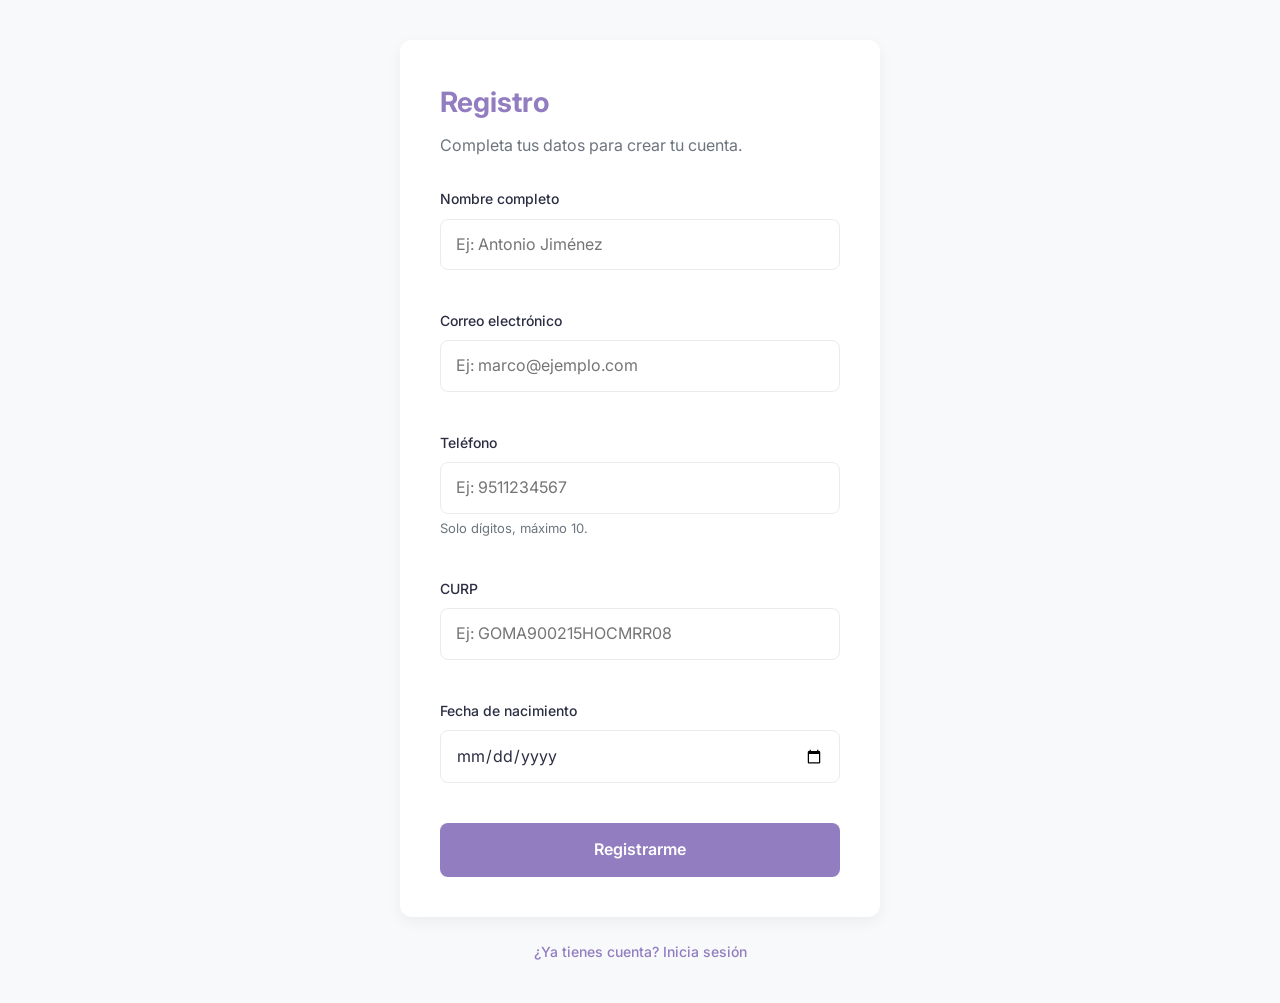
<file: index.html>
<!DOCTYPE html>
<html lang="es">
    <head>
    <meta charset="UTF-8">
    <meta name="viewport" content="width=device-width, initial-scale=1">
    <title>Registro</title>
    <link rel="stylesheet" href="css/styles.css">
    <link href="https://fonts.googleapis.com/css2?family=Inter:wght@400;500;600&display=swap" rel="stylesheet">
    </head>

    <body>
         <div class="titulo">
            <h1>Registro</h1>
            <p class="subtitulo">Completa tus datos para crear tu cuenta.</p>
 
            <form id="formulario" novalidate>
                <div class="campo">
                    <label for="nombre">Nombre completo</label>
                    <input type="text" id="nombre" placeholder="Ej: Antonio Jiménez" autocomplete="name">
                    <p class="error" id="error-nombre"></p>
                </div>
 
                <div class="correo">
                    <label for="correo">Correo electrónico</label>
                    <input type="email" id="correo" placeholder="Ej: marco@ejemplo.com" autocomplete="email">
                    <p class="error" id="error-correo"></p>
                </div>

                <div class="campo">
                    <label for="telefono">Teléfono</label>
                    <input type="tel" id="telefono" placeholder="Ej: 9511234567" inputmode="numeric" autocomplete="tel">
                    <p class="ayuda">Solo dígitos, máximo 10.</p>
                    <p class="error" id="error-telefono"></p>
                </div>

                <div class="campo">
                    <label for="curp">CURP</label>
                    <input type="text" id="curp" placeholder="Ej: GOMA900215HOCMRR08" maxlength="18">
                    <p class="error" id="error-curp"></p>
                </div>
 
                <div class="campo">
                    <label for="nacimiento">Fecha de nacimiento</label>
                    <input type="date" id="nacimiento">
                    <p class="error" id="error-nacimiento"></p>
                </div>
 
                <button type="submit" class="btn-principal">Registrarme</button>
            </form>
        </div>
        <p class="enlace"><a href="login.html">¿Ya tienes cuenta? Inicia sesión</a></p>
 
        <!-- Modal: muestra la edad calculada -->
        <div class="modal-fondo" id="modal" aria-hidden="true">
            <div class="modal" role="dialog" aria-modal="true" aria-labelledby="modal-titulo">
                <h2 id="modal-titulo">Registro correcto</h2>
                <p class="detalle" id="modal-nombre"></p>
                <p class="edad" id="modal-edad"></p>
                <p class="detalle" id="modal-detalle"></p>
                <button type="button" class="btn-principal" id="modal-cerrar">Cerrar</button>
            </div>
        </div>

        <script src="js/utileria.js"></script>
        <script>
            function marcar(id, mensaje) {
                var input = document.getElementById(id);
                document.getElementById("error-" + id).textContent = mensaje;
                input.classList.toggle("invalido", mensaje !== "");
                input.classList.toggle("valido", mensaje === "" && input.value !== "");
            }

            function abrirModal(nombre, nacimiento) {
                var edad = calcularEdad(nacimiento);
                var dias = diasParaCumpleanos(nacimiento);

                document.getElementById("modal-nombre").textContent = nombre;
                document.getElementById("modal-edad").textContent = edad;
                document.getElementById("modal-detalle").textContent =
                    "años cumplidos · " + (dias === 0 ? "¡hoy es tu cumpleaños!" : "faltan " + dias + " días para tu cumpleaños");

                var modal = document.getElementById("modal");
                modal.classList.add("abierto");
                modal.setAttribute("aria-hidden", "false");
                document.getElementById("modal-cerrar").focus();
            }

            function cerrarModal() {
                var modal = document.getElementById("modal");
                modal.classList.remove("abierto");
                modal.setAttribute("aria-hidden", "true");
            }

            document.getElementById("formulario").addEventListener("submit", function (e) {
                e.preventDefault();

                var nombre = document.getElementById("nombre").value.trim();
                var correo = document.getElementById("correo").value.trim();
                var telefono = document.getElementById("telefono").value.trim();
                var curp = document.getElementById("curp").value.trim();
                var nacimiento = document.getElementById("nacimiento").value;

                var nombreOk = soloLetras(nombre);
                var correoOk = validarCorreo(correo);
                var telefonoOk = validarLongitud(telefono, 10);
                var curpOk = validarCURP(curp);
                var nacimientoOk = nacimiento !== "" && esMayorDeEdad(nacimiento);

                marcar("nombre", nombreOk ? "" : "Escribe solo letras y espacios.");
                marcar("correo", correoOk ? "" : "Escribe un correo válido, por ejemplo nombre@dominio.com.");
                marcar("telefono", telefonoOk ? "" : "Escribe solo dígitos, máximo 10.");
                marcar("curp", curpOk ? "" : "El formato de la CURP no es válido.");
                marcar("nacimiento", nacimientoOk ? "" : "Debes ser mayor de edad para registrarte.");

                if (nombreOk && correoOk && telefonoOk && curpOk && nacimientoOk) {
                    abrirModal(nombre, nacimiento);
                }
            });

            document.getElementById("modal-cerrar").addEventListener("click", cerrarModal);
            document.getElementById("modal").addEventListener("click", function (e) {
                if (e.target === this) cerrarModal();
            });
            document.addEventListener("keydown", function (e) {
                if (e.key === "Escape") cerrarModal();
            });
        </script>
    </body>
</html>
</file>
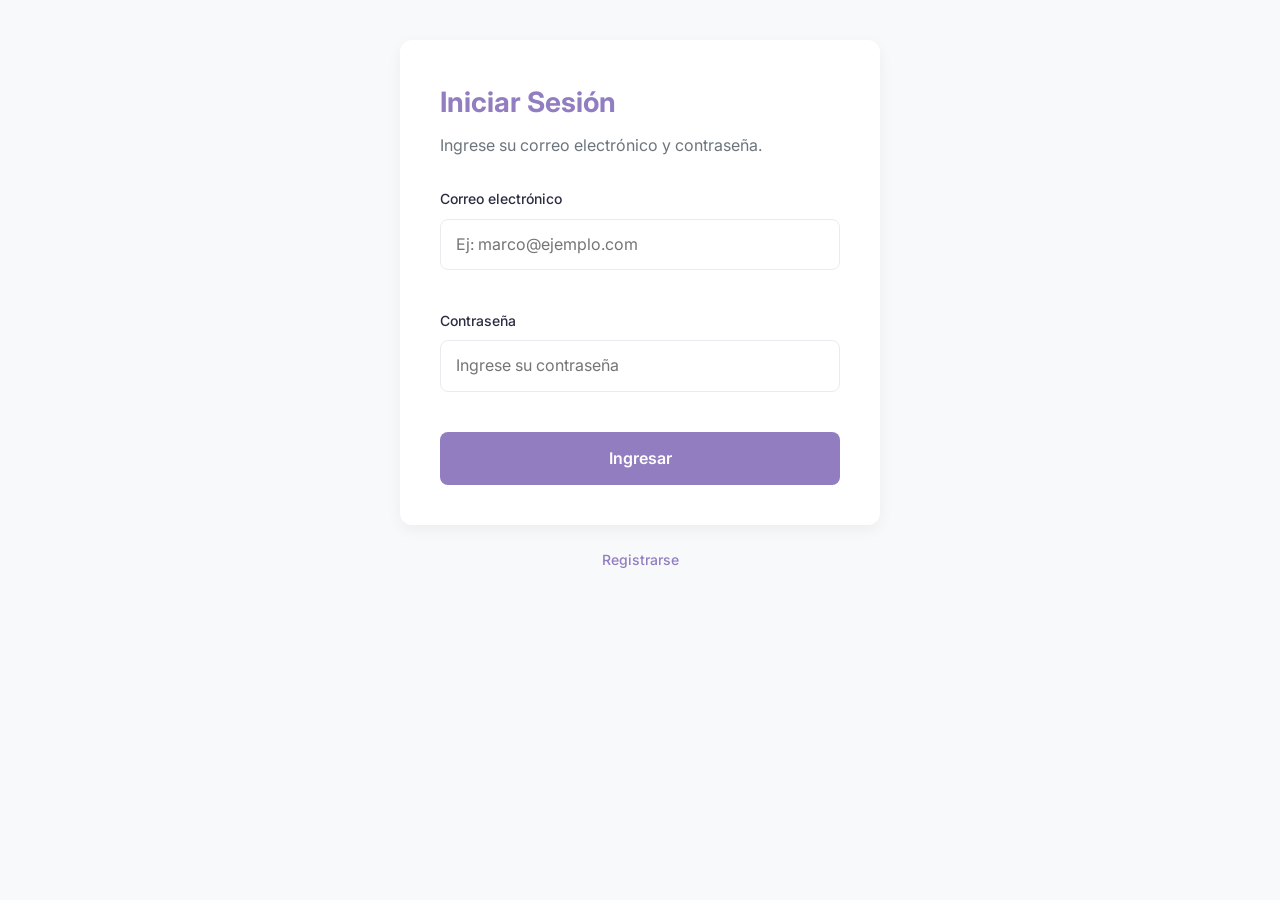
<file: login.html>
<!DOCTYPE html>
<html lang="es">
    <head>
        <meta charset="UTF-8">
        <meta name="viewport" content="width=device-width, initial-scale=1.0">
        <title>Login</title>
        <link rel="stylesheet" href="css/styles.css">
        <link href="https://fonts.googleapis.com/css2?family=Inter:wght@400;500;600&display=swap" rel="stylesheet">
        <script src="js/utileria.js"></script>
    </head>
    <body>
        <div class="titulo">
            <h1>Iniciar Sesión</h1>
            <p class="subtitulo">Ingrese su correo electrónico y contraseña.</p>

            <form id="login" novalidate>
                <div class="correo">
                    <label for="email">Correo electrónico</label>
                    <input type="email" id="email" placeholder="Ej: marco@ejemplo.com" autocomplete="email">
                    <p class="error" id="error-email"></p>
                </div>

                <div class="campo">
                    <label for="password">Contraseña</label>
                    <div class="fila-password">
                        <input type="password" id="password" placeholder="Ingrese su contraseña" autocomplete="current-password">
                    </div>
                    <p class="error" id="error-password"></p>
                </div>

                <button type="submit" class="btn-principal">Ingresar</button>
                <p class="mensaje oculto" id="mensaje" role="status"></p>
            </form>
        </div>
        <p class="enlace"><a href="index.html">Registrarse</a></p>

        <script>
            function marcar(id, mensaje) {
                var input = document.getElementById(id);
                document.getElementById("error-" + id).textContent = mensaje;
                input.classList.toggle("invalido", mensaje !== "");
                input.classList.toggle("valido", mensaje === "" && input.value !== "");
            }

            document.getElementById("login").addEventListener("submit", function (e) {
                e.preventDefault();

                var correo = document.getElementById("email").value.trim();
                var password = document.getElementById("password").value;
                var mensaje = document.getElementById("mensaje");

                // Aquí se llaman las funciones de utileria.js
                var correoOk = validarCorreo(correo);
                var passwordOk = validarPassword(password);

                marcar("email", correoOk ? "" : "Escribe un correo válido, por ejemplo nombre@dominio.com.");
                marcar("password", passwordOk ? "" : "Mínimo 8 caracteres, con mayúscula, minúscula, número y carácter especial.");

                mensaje.classList.remove("oculto", "ok", "mal");
                if (correoOk && passwordOk) {
                    mensaje.classList.add("ok");
                    mensaje.textContent = "Acceso correcto. Bienvenido, " + correo + ".";
                } else {
                    mensaje.classList.add("mal");
                    mensaje.textContent = "Revisa los campos marcados.";
                }
            });
        </script>
    </body>
</html>
</file>
<file: css/styles.css>
/* ===== Variables ===== */
:root {
    --color-primario: #927dc1;
    --color-primario-oscuro: #2a0880;
    --color-secundario: #4CC9F0;
    --color-fondo: #F8F9FA;
    --color-texto: #2B2D42;
    --color-borde: #E9ECEF;
    --color-suave: #6C757D;
    --color-error: #d64545;
    --color-ok: #2e9e6b;
}

/* ===== Reset ===== */
* {
    margin: 0;
    padding: 0;
    box-sizing: border-box;
}

body {
    font-family: 'Inter', sans-serif;
    background-color: var(--color-fondo);
    color: var(--color-texto);
    line-height: 1.6;
    padding: 40px 20px;
}

/* ===== Contenedor (.titulo = login, .tarjeta = registro) ===== */
.titulo,
.tarjeta {
    max-width: 600px;
    margin: 0 auto;
    background: white;
    padding: 40px;
    border-radius: 12px;
    box-shadow: 0 5px 15px rgba(0, 0, 0, 0.05);
}

.titulo {
    max-width: 480px;
}

h1 {
    font-size: 28px;
    color: var(--color-primario);
    margin-bottom: 8px;
}

.subtitulo {
    color: var(--color-suave);
    margin-bottom: 30px;
}

/* ===== Campos (.correo y .campo se ven igual) ===== */
.correo,
.campo {
    margin-bottom: 20px;
}

label {
    display: block;
    margin-bottom: 8px;
    font-weight: 500;
    font-size: 14px;
}

.opcional {
    font-weight: 400;
    color: var(--color-suave);
}

input {
    width: 100%;
    padding: 12px 15px;
    font: inherit;
    color: var(--color-texto);
    border: 1px solid var(--color-borde);
    border-radius: 8px;
    transition: all 0.3s;
}

input:focus {
    border-color: var(--color-secundario);
    outline: none;
    box-shadow: 0 0 0 3px rgba(76, 201, 240, 0.2);
}

input.invalido { border-color: var(--color-error); }
input.valido { border-color: var(--color-ok); }

.error {
    min-height: 1.2em;
    margin-top: 4px;
    font-size: 13px;
    color: var(--color-error);
}

.ayuda {
    margin-top: 4px;
    font-size: 13px;
    color: var(--color-suave);
}

.fila-password {
    display: flex;
    gap: 8px;
}
.fila-password input { flex: 1; }

/* ===== Botones (.boton-enviar = login, .btn-principal = registro/modal) ===== */
button {
    font: inherit;
    cursor: pointer;
}

.boton-enviar,
.btn-principal {
    width: 100%;
    margin-top: 8px;
    background-color: var(--color-primario);
    color: white;
    border: none;
    padding: 14px 24px;
    border-radius: 8px;
    font-weight: 600;
    transition: background 0.3s;
    display: flex;
    justify-content: center;
    align-items: center;
    gap: 8px;
}

.boton-enviar:hover,
.btn-principal:hover {
    background-color: var(--color-primario-oscuro);
}

.boton-enviar:focus-visible,
.btn-principal:focus-visible,
.btn-secundario:focus-visible {
    outline: none;
    box-shadow: 0 0 0 3px rgba(76, 201, 240, 0.4);
}

.btn-secundario {
    background: white;
    color: var(--color-primario);
    border: 1px solid var(--color-borde);
    border-radius: 8px;
    padding: 0 16px;
    font-weight: 500;
    transition: all 0.3s;
}
.btn-secundario:hover { border-color: var(--color-primario); }

/* ===== Mensajes ===== */
.mensaje {
    margin-top: 16px;
    padding: 12px 15px;
    border-radius: 8px;
    font-size: 14px;
}
.mensaje.ok { background: #e6f6ef; color: var(--color-ok); }
.mensaje.mal { background: #fceaea; color: var(--color-error); }
.oculto { display: none; }

.enlace {
    margin-top: 24px;
    text-align: center;
    font-size: 14px;
    color: var(--color-suave);
}
.enlace a {
    color: var(--color-primario);
    font-weight: 500;
    text-decoration: none;
}
.enlace a:hover { text-decoration: underline; }

/* ===== Modal ===== */
.modal-fondo {
    position: fixed;
    inset: 0;
    display: none;
    align-items: center;
    justify-content: center;
    padding: 16px;
    background: rgba(43, 45, 66, 0.55);
}
.modal-fondo.abierto { display: flex; }

.modal {
    width: 100%;
    max-width: 380px;
    background: white;
    border-radius: 12px;
    padding: 32px 28px;
    text-align: center;
    box-shadow: 0 5px 15px rgba(0, 0, 0, 0.1);
    animation: aparecer 0.18s ease-out;
}
.modal h2 { font-size: 20px; margin-bottom: 4px; }
.modal .edad {
    margin: 8px 0;
    font-size: 56px;
    font-weight: 600;
    color: var(--color-primario);
    line-height: 1.1;
}
.modal .detalle { margin-bottom: 20px; color: var(--color-suave); }

@keyframes aparecer {
    from { opacity: 0; transform: translateY(8px); }
    to { opacity: 1; transform: none; }
}

@media (prefers-reduced-motion: reduce) {
    .modal { animation: none; }
}

@media (max-width: 480px) {
    .titulo,
    .tarjeta { padding: 28px 20px; }
}
</file>
